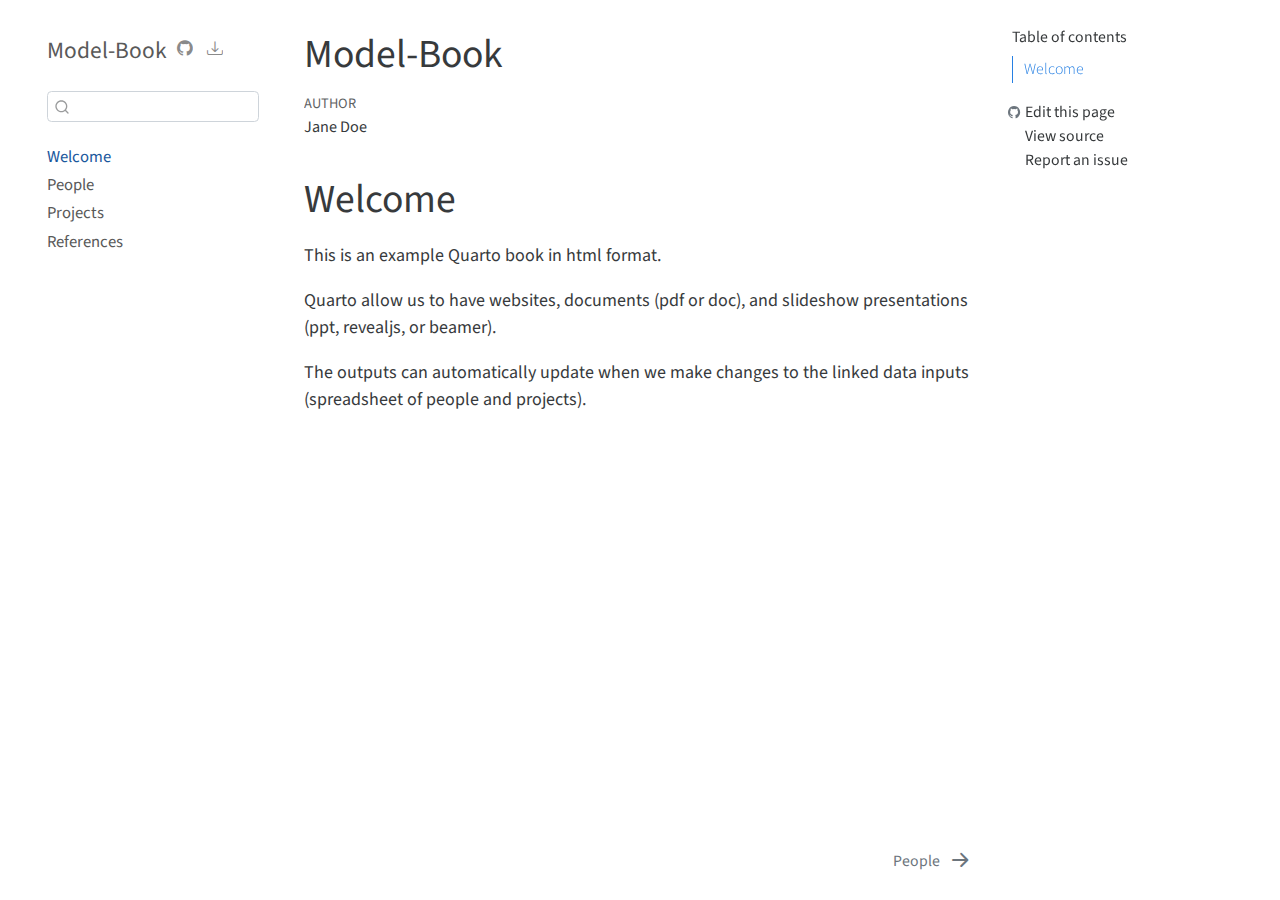
<file: docs/index.html>
<!DOCTYPE html>
<html xmlns="http://www.w3.org/1999/xhtml" lang="en" xml:lang="en"><head>

<meta charset="utf-8">
<meta name="generator" content="quarto-1.1.251">

<meta name="viewport" content="width=device-width, initial-scale=1.0, user-scalable=yes">

<meta name="author" content="Jane Doe">

<title>Model-Book</title>
<style>
code{white-space: pre-wrap;}
span.smallcaps{font-variant: small-caps;}
div.columns{display: flex; gap: min(4vw, 1.5em);}
div.column{flex: auto; overflow-x: auto;}
div.hanging-indent{margin-left: 1.5em; text-indent: -1.5em;}
ul.task-list{list-style: none;}
ul.task-list li input[type="checkbox"] {
  width: 0.8em;
  margin: 0 0.8em 0.2em -1.6em;
  vertical-align: middle;
}
</style>


<script src="site_libs/quarto-nav/quarto-nav.js"></script>
<script src="site_libs/quarto-nav/headroom.min.js"></script>
<script src="site_libs/clipboard/clipboard.min.js"></script>
<script src="site_libs/quarto-search/autocomplete.umd.js"></script>
<script src="site_libs/quarto-search/fuse.min.js"></script>
<script src="site_libs/quarto-search/quarto-search.js"></script>
<meta name="quarto:offset" content="./">
<link href="./people.html" rel="next">
<script src="site_libs/quarto-html/quarto.js"></script>
<script src="site_libs/quarto-html/popper.min.js"></script>
<script src="site_libs/quarto-html/tippy.umd.min.js"></script>
<script src="site_libs/quarto-html/anchor.min.js"></script>
<link href="site_libs/quarto-html/tippy.css" rel="stylesheet">
<link href="site_libs/quarto-html/quarto-syntax-highlighting.css" rel="stylesheet" id="quarto-text-highlighting-styles">
<script src="site_libs/bootstrap/bootstrap.min.js"></script>
<link href="site_libs/bootstrap/bootstrap-icons.css" rel="stylesheet">
<link href="site_libs/bootstrap/bootstrap.min.css" rel="stylesheet" id="quarto-bootstrap" data-mode="light">
<script id="quarto-search-options" type="application/json">{
  "location": "sidebar",
  "copy-button": false,
  "collapse-after": 3,
  "panel-placement": "start",
  "type": "textbox",
  "limit": 20,
  "language": {
    "search-no-results-text": "No results",
    "search-matching-documents-text": "matching documents",
    "search-copy-link-title": "Copy link to search",
    "search-hide-matches-text": "Hide additional matches",
    "search-more-match-text": "more match in this document",
    "search-more-matches-text": "more matches in this document",
    "search-clear-button-title": "Clear",
    "search-detached-cancel-button-title": "Cancel",
    "search-submit-button-title": "Submit"
  }
}</script>


</head>

<body class="nav-sidebar floating">

<div id="quarto-search-results"></div>
  <header id="quarto-header" class="headroom fixed-top">
  <nav class="quarto-secondary-nav" data-bs-toggle="collapse" data-bs-target="#quarto-sidebar" aria-controls="quarto-sidebar" aria-expanded="false" aria-label="Toggle sidebar navigation" onclick="if (window.quartoToggleHeadroom) { window.quartoToggleHeadroom(); }">
    <div class="container-fluid d-flex justify-content-between">
      <h1 class="quarto-secondary-nav-title">Model-Book</h1>
      <button type="button" class="quarto-btn-toggle btn" aria-label="Show secondary navigation">
        <i class="bi bi-chevron-right"></i>
      </button>
    </div>
  </nav>
</header>
<!-- content -->
<div id="quarto-content" class="quarto-container page-columns page-rows-contents page-layout-article">
<!-- sidebar -->
  <nav id="quarto-sidebar" class="sidebar collapse sidebar-navigation floating overflow-auto">
    <div class="pt-lg-2 mt-2 text-left sidebar-header">
    <div class="sidebar-title mb-0 py-0">
      <a href="./">Model-Book</a> 
        <div class="sidebar-tools-main">
    <a href="https://github.com/SEFSC-Caribbean-Strategic-Planning/Model-Book" title="Source Code" class="sidebar-tool px-1"><i class="bi bi-github"></i></a>
    <a href="" title="Download" id="sidebar-tool-dropdown-0" class="sidebar-tool dropdown-toggle px-1" data-bs-toggle="dropdown" aria-expanded="false"><i class="bi bi-download"></i></a>
    <ul class="dropdown-menu" aria-labelledby="sidebar-tool-dropdown-0">
        <li>
          <a class="dropdown-item sidebar-tools-main-item" href="./Model-Book.pdf">
            <i class="bi bi-bi-file-pdf pe-1"></i>
          Download PDF
          </a>
        </li>
        <li>
          <a class="dropdown-item sidebar-tools-main-item" href="./Model-Book.docx">
            <i class="bi bi-bi-file-word pe-1"></i>
          Download Docx
          </a>
        </li>
    </ul>
</div>
    </div>
      </div>
      <div class="mt-2 flex-shrink-0 align-items-center">
        <div class="sidebar-search">
        <div id="quarto-search" class="" title="Search"></div>
        </div>
      </div>
    <div class="sidebar-menu-container"> 
    <ul class="list-unstyled mt-1">
        <li class="sidebar-item">
  <div class="sidebar-item-container"> 
  <a href="./index.html" class="sidebar-item-text sidebar-link active">Welcome</a>
  </div>
</li>
        <li class="sidebar-item">
  <div class="sidebar-item-container"> 
  <a href="./people.html" class="sidebar-item-text sidebar-link">People</a>
  </div>
</li>
        <li class="sidebar-item">
  <div class="sidebar-item-container"> 
  <a href="./projects.html" class="sidebar-item-text sidebar-link">Projects</a>
  </div>
</li>
        <li class="sidebar-item">
  <div class="sidebar-item-container"> 
  <a href="./references.html" class="sidebar-item-text sidebar-link">References</a>
  </div>
</li>
    </ul>
    </div>
</nav>
<!-- margin-sidebar -->
    <div id="quarto-margin-sidebar" class="sidebar margin-sidebar">
        <nav id="TOC" role="doc-toc" class="toc-active">
    <h2 id="toc-title">Table of contents</h2>
   
  <ul>
  <li><a href="#welcome" id="toc-welcome" class="nav-link active" data-scroll-target="#welcome">Welcome</a></li>
  </ul>
<div class="toc-actions"><div><i class="bi bi-github"></i></div><div class="action-links"><p><a href="https://github.com/SEFSC-Caribbean-Strategic-Planning/Model-Book/edit/main/index.qmd" class="toc-action">Edit this page</a></p><p><a href="https://github.com/SEFSC-Caribbean-Strategic-Planning/Model-Book/blob/main/index.qmd" class="toc-action">View source</a></p><p><a href="https://github.com/SEFSC-Caribbean-Strategic-Planning/Model-Book/issues/new" class="toc-action">Report an issue</a></p></div></div></nav>
    </div>
<!-- main -->
<main class="content" id="quarto-document-content">

<header id="title-block-header" class="quarto-title-block default">
<div class="quarto-title">
<h1 class="title d-none d-lg-block">Model-Book</h1>
</div>



<div class="quarto-title-meta">

    <div>
    <div class="quarto-title-meta-heading">Author</div>
    <div class="quarto-title-meta-contents">
             <p>Jane Doe </p>
          </div>
  </div>
    
    
  </div>
  

</header>

<section id="welcome" class="level1 unnumbered">
<h1 class="unnumbered">Welcome</h1>
<p>This is an example Quarto book in html format.</p>
<p>Quarto allow us to have websites, documents (pdf or doc), and slideshow presentations (ppt, revealjs, or beamer).</p>
<p>The outputs can automatically update when we make changes to the linked data inputs (spreadsheet of people and projects).</p>


</section>

</main> <!-- /main -->
<script id="quarto-html-after-body" type="application/javascript">
window.document.addEventListener("DOMContentLoaded", function (event) {
  const toggleBodyColorMode = (bsSheetEl) => {
    const mode = bsSheetEl.getAttribute("data-mode");
    const bodyEl = window.document.querySelector("body");
    if (mode === "dark") {
      bodyEl.classList.add("quarto-dark");
      bodyEl.classList.remove("quarto-light");
    } else {
      bodyEl.classList.add("quarto-light");
      bodyEl.classList.remove("quarto-dark");
    }
  }
  const toggleBodyColorPrimary = () => {
    const bsSheetEl = window.document.querySelector("link#quarto-bootstrap");
    if (bsSheetEl) {
      toggleBodyColorMode(bsSheetEl);
    }
  }
  toggleBodyColorPrimary();  
  const icon = "";
  const anchorJS = new window.AnchorJS();
  anchorJS.options = {
    placement: 'right',
    icon: icon
  };
  anchorJS.add('.anchored');
  const clipboard = new window.ClipboardJS('.code-copy-button', {
    target: function(trigger) {
      return trigger.previousElementSibling;
    }
  });
  clipboard.on('success', function(e) {
    // button target
    const button = e.trigger;
    // don't keep focus
    button.blur();
    // flash "checked"
    button.classList.add('code-copy-button-checked');
    var currentTitle = button.getAttribute("title");
    button.setAttribute("title", "Copied!");
    setTimeout(function() {
      button.setAttribute("title", currentTitle);
      button.classList.remove('code-copy-button-checked');
    }, 1000);
    // clear code selection
    e.clearSelection();
  });
  function tippyHover(el, contentFn) {
    const config = {
      allowHTML: true,
      content: contentFn,
      maxWidth: 500,
      delay: 100,
      arrow: false,
      appendTo: function(el) {
          return el.parentElement;
      },
      interactive: true,
      interactiveBorder: 10,
      theme: 'quarto',
      placement: 'bottom-start'
    };
    window.tippy(el, config); 
  }
  const noterefs = window.document.querySelectorAll('a[role="doc-noteref"]');
  for (var i=0; i<noterefs.length; i++) {
    const ref = noterefs[i];
    tippyHover(ref, function() {
      // use id or data attribute instead here
      let href = ref.getAttribute('data-footnote-href') || ref.getAttribute('href');
      try { href = new URL(href).hash; } catch {}
      const id = href.replace(/^#\/?/, "");
      const note = window.document.getElementById(id);
      return note.innerHTML;
    });
  }
  var bibliorefs = window.document.querySelectorAll('a[role="doc-biblioref"]');
  for (var i=0; i<bibliorefs.length; i++) {
    const ref = bibliorefs[i];
    const cites = ref.parentNode.getAttribute('data-cites').split(' ');
    tippyHover(ref, function() {
      var popup = window.document.createElement('div');
      cites.forEach(function(cite) {
        var citeDiv = window.document.createElement('div');
        citeDiv.classList.add('hanging-indent');
        citeDiv.classList.add('csl-entry');
        var biblioDiv = window.document.getElementById('ref-' + cite);
        if (biblioDiv) {
          citeDiv.innerHTML = biblioDiv.innerHTML;
        }
        popup.appendChild(citeDiv);
      });
      return popup.innerHTML;
    });
  }
});
</script>
<nav class="page-navigation">
  <div class="nav-page nav-page-previous">
  </div>
  <div class="nav-page nav-page-next">
      <a href="./people.html" class="pagination-link">
        <span class="nav-page-text">People</span> <i class="bi bi-arrow-right-short"></i>
      </a>
  </div>
</nav>
</div> <!-- /content -->



</body></html>
</file>
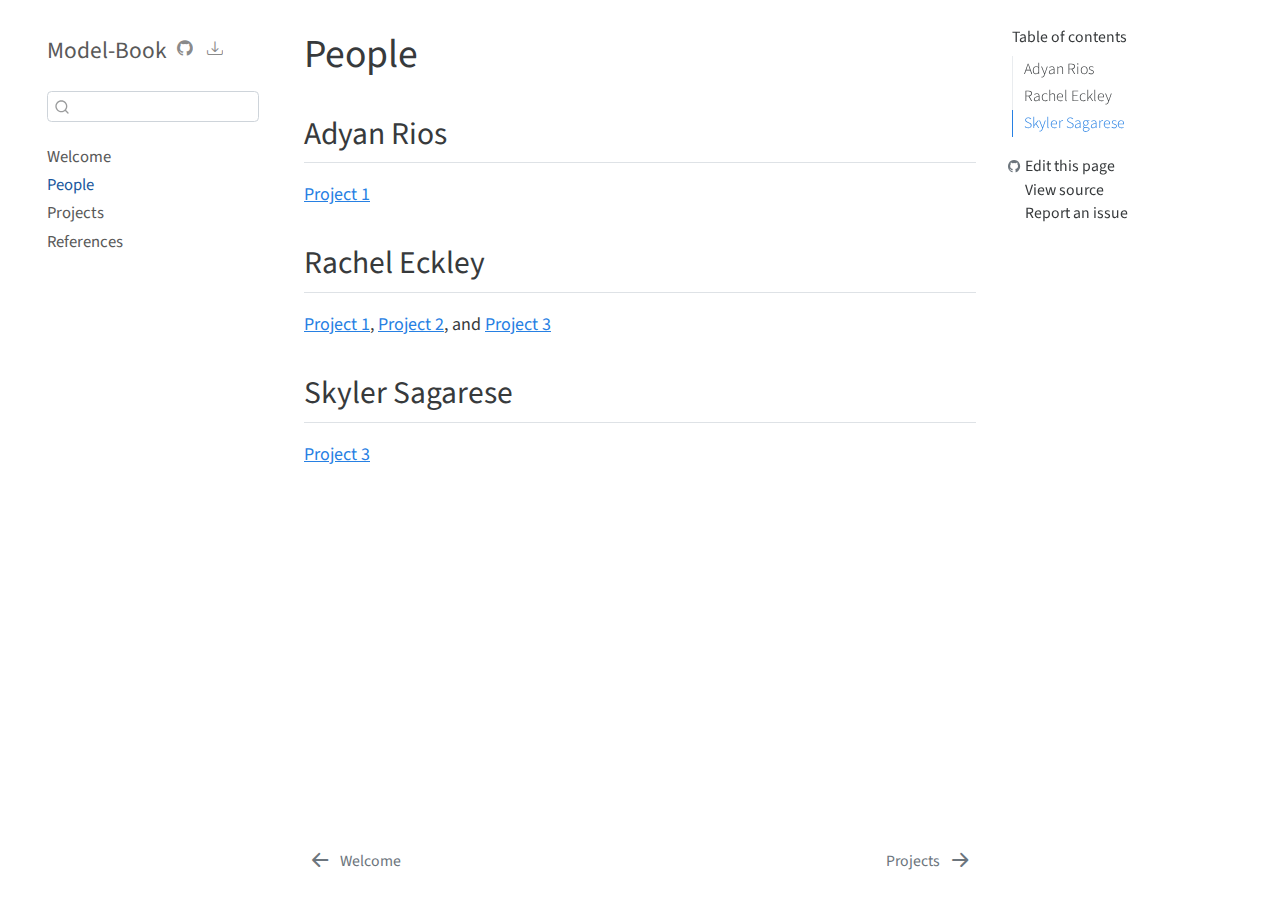
<file: docs/people.html>
<!DOCTYPE html>
<html xmlns="http://www.w3.org/1999/xhtml" lang="en" xml:lang="en"><head>

<meta charset="utf-8">
<meta name="generator" content="quarto-1.1.251">

<meta name="viewport" content="width=device-width, initial-scale=1.0, user-scalable=yes">


<title>Model-Book - People</title>
<style>
code{white-space: pre-wrap;}
span.smallcaps{font-variant: small-caps;}
div.columns{display: flex; gap: min(4vw, 1.5em);}
div.column{flex: auto; overflow-x: auto;}
div.hanging-indent{margin-left: 1.5em; text-indent: -1.5em;}
ul.task-list{list-style: none;}
ul.task-list li input[type="checkbox"] {
  width: 0.8em;
  margin: 0 0.8em 0.2em -1.6em;
  vertical-align: middle;
}
</style>


<script src="site_libs/quarto-nav/quarto-nav.js"></script>
<script src="site_libs/quarto-nav/headroom.min.js"></script>
<script src="site_libs/clipboard/clipboard.min.js"></script>
<script src="site_libs/quarto-search/autocomplete.umd.js"></script>
<script src="site_libs/quarto-search/fuse.min.js"></script>
<script src="site_libs/quarto-search/quarto-search.js"></script>
<meta name="quarto:offset" content="./">
<link href="./projects.html" rel="next">
<link href="./index.html" rel="prev">
<script src="site_libs/quarto-html/quarto.js"></script>
<script src="site_libs/quarto-html/popper.min.js"></script>
<script src="site_libs/quarto-html/tippy.umd.min.js"></script>
<script src="site_libs/quarto-html/anchor.min.js"></script>
<link href="site_libs/quarto-html/tippy.css" rel="stylesheet">
<link href="site_libs/quarto-html/quarto-syntax-highlighting.css" rel="stylesheet" id="quarto-text-highlighting-styles">
<script src="site_libs/bootstrap/bootstrap.min.js"></script>
<link href="site_libs/bootstrap/bootstrap-icons.css" rel="stylesheet">
<link href="site_libs/bootstrap/bootstrap.min.css" rel="stylesheet" id="quarto-bootstrap" data-mode="light">
<script id="quarto-search-options" type="application/json">{
  "location": "sidebar",
  "copy-button": false,
  "collapse-after": 3,
  "panel-placement": "start",
  "type": "textbox",
  "limit": 20,
  "language": {
    "search-no-results-text": "No results",
    "search-matching-documents-text": "matching documents",
    "search-copy-link-title": "Copy link to search",
    "search-hide-matches-text": "Hide additional matches",
    "search-more-match-text": "more match in this document",
    "search-more-matches-text": "more matches in this document",
    "search-clear-button-title": "Clear",
    "search-detached-cancel-button-title": "Cancel",
    "search-submit-button-title": "Submit"
  }
}</script>


</head>

<body class="nav-sidebar floating">

<div id="quarto-search-results"></div>
  <header id="quarto-header" class="headroom fixed-top">
  <nav class="quarto-secondary-nav" data-bs-toggle="collapse" data-bs-target="#quarto-sidebar" aria-controls="quarto-sidebar" aria-expanded="false" aria-label="Toggle sidebar navigation" onclick="if (window.quartoToggleHeadroom) { window.quartoToggleHeadroom(); }">
    <div class="container-fluid d-flex justify-content-between">
      <h1 class="quarto-secondary-nav-title">People</h1>
      <button type="button" class="quarto-btn-toggle btn" aria-label="Show secondary navigation">
        <i class="bi bi-chevron-right"></i>
      </button>
    </div>
  </nav>
</header>
<!-- content -->
<div id="quarto-content" class="quarto-container page-columns page-rows-contents page-layout-article">
<!-- sidebar -->
  <nav id="quarto-sidebar" class="sidebar collapse sidebar-navigation floating overflow-auto">
    <div class="pt-lg-2 mt-2 text-left sidebar-header">
    <div class="sidebar-title mb-0 py-0">
      <a href="./">Model-Book</a> 
        <div class="sidebar-tools-main">
    <a href="https://github.com/SEFSC-Caribbean-Strategic-Planning/Model-Book" title="Source Code" class="sidebar-tool px-1"><i class="bi bi-github"></i></a>
    <a href="" title="Download" id="sidebar-tool-dropdown-0" class="sidebar-tool dropdown-toggle px-1" data-bs-toggle="dropdown" aria-expanded="false"><i class="bi bi-download"></i></a>
    <ul class="dropdown-menu" aria-labelledby="sidebar-tool-dropdown-0">
        <li>
          <a class="dropdown-item sidebar-tools-main-item" href="./Model-Book.pdf">
            <i class="bi bi-bi-file-pdf pe-1"></i>
          Download PDF
          </a>
        </li>
        <li>
          <a class="dropdown-item sidebar-tools-main-item" href="./Model-Book.docx">
            <i class="bi bi-bi-file-word pe-1"></i>
          Download Docx
          </a>
        </li>
    </ul>
</div>
    </div>
      </div>
      <div class="mt-2 flex-shrink-0 align-items-center">
        <div class="sidebar-search">
        <div id="quarto-search" class="" title="Search"></div>
        </div>
      </div>
    <div class="sidebar-menu-container"> 
    <ul class="list-unstyled mt-1">
        <li class="sidebar-item">
  <div class="sidebar-item-container"> 
  <a href="./index.html" class="sidebar-item-text sidebar-link">Welcome</a>
  </div>
</li>
        <li class="sidebar-item">
  <div class="sidebar-item-container"> 
  <a href="./people.html" class="sidebar-item-text sidebar-link active">People</a>
  </div>
</li>
        <li class="sidebar-item">
  <div class="sidebar-item-container"> 
  <a href="./projects.html" class="sidebar-item-text sidebar-link">Projects</a>
  </div>
</li>
        <li class="sidebar-item">
  <div class="sidebar-item-container"> 
  <a href="./references.html" class="sidebar-item-text sidebar-link">References</a>
  </div>
</li>
    </ul>
    </div>
</nav>
<!-- margin-sidebar -->
    <div id="quarto-margin-sidebar" class="sidebar margin-sidebar">
        <nav id="TOC" role="doc-toc" class="toc-active">
    <h2 id="toc-title">Table of contents</h2>
   
  <ul>
  <li><a href="#sec-arios" id="toc-sec-arios" class="nav-link active" data-scroll-target="#sec-arios">Adyan Rios</a></li>
  <li><a href="#sec-reckley" id="toc-sec-reckley" class="nav-link" data-scroll-target="#sec-reckley">Rachel Eckley</a></li>
  <li><a href="#sec-ssagarese" id="toc-sec-ssagarese" class="nav-link" data-scroll-target="#sec-ssagarese">Skyler Sagarese</a></li>
  </ul>
<div class="toc-actions"><div><i class="bi bi-github"></i></div><div class="action-links"><p><a href="https://github.com/SEFSC-Caribbean-Strategic-Planning/Model-Book/edit/main/people.qmd" class="toc-action">Edit this page</a></p><p><a href="https://github.com/SEFSC-Caribbean-Strategic-Planning/Model-Book/blob/main/people.qmd" class="toc-action">View source</a></p><p><a href="https://github.com/SEFSC-Caribbean-Strategic-Planning/Model-Book/issues/new" class="toc-action">Report an issue</a></p></div></div></nav>
    </div>
<!-- main -->
<main class="content" id="quarto-document-content">

<header id="title-block-header" class="quarto-title-block default">
<div class="quarto-title">
<h1 class="title d-none d-lg-block">People</h1>
</div>



<div class="quarto-title-meta">

    
    
  </div>
  

</header>

<section id="sec-arios" class="level2">
<h2 class="anchored" data-anchor-id="sec-arios">Adyan Rios</h2>
<p><a href="./projects.html#sec-pro1">Project 1</a></p>
</section>
<section id="sec-reckley" class="level2">
<h2 class="anchored" data-anchor-id="sec-reckley">Rachel Eckley</h2>
<p><a href="./projects.html#sec-pro1">Project 1</a>, <a href="./projects.html#sec-pro2">Project 2</a>, and <a href="./projects.html#sec-pro3">Project 3</a></p>
</section>
<section id="sec-ssagarese" class="level2">
<h2 class="anchored" data-anchor-id="sec-ssagarese">Skyler Sagarese</h2>
<p><a href="./projects.html#sec-pro3">Project 3</a></p>


</section>

</main> <!-- /main -->
<script id="quarto-html-after-body" type="application/javascript">
window.document.addEventListener("DOMContentLoaded", function (event) {
  const toggleBodyColorMode = (bsSheetEl) => {
    const mode = bsSheetEl.getAttribute("data-mode");
    const bodyEl = window.document.querySelector("body");
    if (mode === "dark") {
      bodyEl.classList.add("quarto-dark");
      bodyEl.classList.remove("quarto-light");
    } else {
      bodyEl.classList.add("quarto-light");
      bodyEl.classList.remove("quarto-dark");
    }
  }
  const toggleBodyColorPrimary = () => {
    const bsSheetEl = window.document.querySelector("link#quarto-bootstrap");
    if (bsSheetEl) {
      toggleBodyColorMode(bsSheetEl);
    }
  }
  toggleBodyColorPrimary();  
  const icon = "";
  const anchorJS = new window.AnchorJS();
  anchorJS.options = {
    placement: 'right',
    icon: icon
  };
  anchorJS.add('.anchored');
  const clipboard = new window.ClipboardJS('.code-copy-button', {
    target: function(trigger) {
      return trigger.previousElementSibling;
    }
  });
  clipboard.on('success', function(e) {
    // button target
    const button = e.trigger;
    // don't keep focus
    button.blur();
    // flash "checked"
    button.classList.add('code-copy-button-checked');
    var currentTitle = button.getAttribute("title");
    button.setAttribute("title", "Copied!");
    setTimeout(function() {
      button.setAttribute("title", currentTitle);
      button.classList.remove('code-copy-button-checked');
    }, 1000);
    // clear code selection
    e.clearSelection();
  });
  function tippyHover(el, contentFn) {
    const config = {
      allowHTML: true,
      content: contentFn,
      maxWidth: 500,
      delay: 100,
      arrow: false,
      appendTo: function(el) {
          return el.parentElement;
      },
      interactive: true,
      interactiveBorder: 10,
      theme: 'quarto',
      placement: 'bottom-start'
    };
    window.tippy(el, config); 
  }
  const noterefs = window.document.querySelectorAll('a[role="doc-noteref"]');
  for (var i=0; i<noterefs.length; i++) {
    const ref = noterefs[i];
    tippyHover(ref, function() {
      // use id or data attribute instead here
      let href = ref.getAttribute('data-footnote-href') || ref.getAttribute('href');
      try { href = new URL(href).hash; } catch {}
      const id = href.replace(/^#\/?/, "");
      const note = window.document.getElementById(id);
      return note.innerHTML;
    });
  }
  var bibliorefs = window.document.querySelectorAll('a[role="doc-biblioref"]');
  for (var i=0; i<bibliorefs.length; i++) {
    const ref = bibliorefs[i];
    const cites = ref.parentNode.getAttribute('data-cites').split(' ');
    tippyHover(ref, function() {
      var popup = window.document.createElement('div');
      cites.forEach(function(cite) {
        var citeDiv = window.document.createElement('div');
        citeDiv.classList.add('hanging-indent');
        citeDiv.classList.add('csl-entry');
        var biblioDiv = window.document.getElementById('ref-' + cite);
        if (biblioDiv) {
          citeDiv.innerHTML = biblioDiv.innerHTML;
        }
        popup.appendChild(citeDiv);
      });
      return popup.innerHTML;
    });
  }
});
</script>
<nav class="page-navigation">
  <div class="nav-page nav-page-previous">
      <a href="./index.html" class="pagination-link">
        <i class="bi bi-arrow-left-short"></i> <span class="nav-page-text">Welcome</span>
      </a>          
  </div>
  <div class="nav-page nav-page-next">
      <a href="./projects.html" class="pagination-link">
        <span class="nav-page-text">Projects</span> <i class="bi bi-arrow-right-short"></i>
      </a>
  </div>
</nav>
</div> <!-- /content -->



</body></html>
</file>
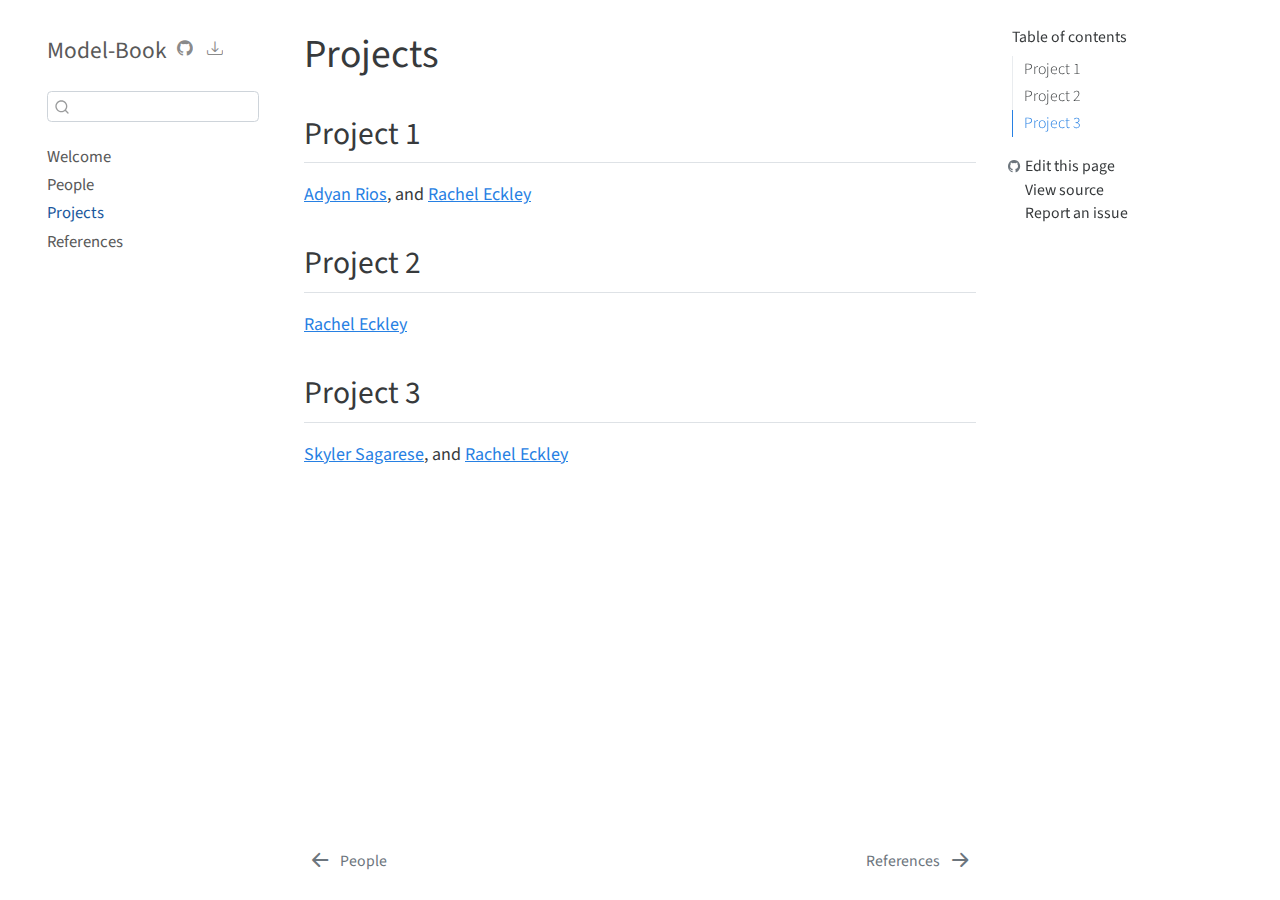
<file: docs/projects.html>
<!DOCTYPE html>
<html xmlns="http://www.w3.org/1999/xhtml" lang="en" xml:lang="en"><head>

<meta charset="utf-8">
<meta name="generator" content="quarto-1.1.251">

<meta name="viewport" content="width=device-width, initial-scale=1.0, user-scalable=yes">


<title>Model-Book - Projects</title>
<style>
code{white-space: pre-wrap;}
span.smallcaps{font-variant: small-caps;}
div.columns{display: flex; gap: min(4vw, 1.5em);}
div.column{flex: auto; overflow-x: auto;}
div.hanging-indent{margin-left: 1.5em; text-indent: -1.5em;}
ul.task-list{list-style: none;}
ul.task-list li input[type="checkbox"] {
  width: 0.8em;
  margin: 0 0.8em 0.2em -1.6em;
  vertical-align: middle;
}
</style>


<script src="site_libs/quarto-nav/quarto-nav.js"></script>
<script src="site_libs/quarto-nav/headroom.min.js"></script>
<script src="site_libs/clipboard/clipboard.min.js"></script>
<script src="site_libs/quarto-search/autocomplete.umd.js"></script>
<script src="site_libs/quarto-search/fuse.min.js"></script>
<script src="site_libs/quarto-search/quarto-search.js"></script>
<meta name="quarto:offset" content="./">
<link href="./references.html" rel="next">
<link href="./people.html" rel="prev">
<script src="site_libs/quarto-html/quarto.js"></script>
<script src="site_libs/quarto-html/popper.min.js"></script>
<script src="site_libs/quarto-html/tippy.umd.min.js"></script>
<script src="site_libs/quarto-html/anchor.min.js"></script>
<link href="site_libs/quarto-html/tippy.css" rel="stylesheet">
<link href="site_libs/quarto-html/quarto-syntax-highlighting.css" rel="stylesheet" id="quarto-text-highlighting-styles">
<script src="site_libs/bootstrap/bootstrap.min.js"></script>
<link href="site_libs/bootstrap/bootstrap-icons.css" rel="stylesheet">
<link href="site_libs/bootstrap/bootstrap.min.css" rel="stylesheet" id="quarto-bootstrap" data-mode="light">
<script id="quarto-search-options" type="application/json">{
  "location": "sidebar",
  "copy-button": false,
  "collapse-after": 3,
  "panel-placement": "start",
  "type": "textbox",
  "limit": 20,
  "language": {
    "search-no-results-text": "No results",
    "search-matching-documents-text": "matching documents",
    "search-copy-link-title": "Copy link to search",
    "search-hide-matches-text": "Hide additional matches",
    "search-more-match-text": "more match in this document",
    "search-more-matches-text": "more matches in this document",
    "search-clear-button-title": "Clear",
    "search-detached-cancel-button-title": "Cancel",
    "search-submit-button-title": "Submit"
  }
}</script>


</head>

<body class="nav-sidebar floating">

<div id="quarto-search-results"></div>
  <header id="quarto-header" class="headroom fixed-top">
  <nav class="quarto-secondary-nav" data-bs-toggle="collapse" data-bs-target="#quarto-sidebar" aria-controls="quarto-sidebar" aria-expanded="false" aria-label="Toggle sidebar navigation" onclick="if (window.quartoToggleHeadroom) { window.quartoToggleHeadroom(); }">
    <div class="container-fluid d-flex justify-content-between">
      <h1 class="quarto-secondary-nav-title">Projects</h1>
      <button type="button" class="quarto-btn-toggle btn" aria-label="Show secondary navigation">
        <i class="bi bi-chevron-right"></i>
      </button>
    </div>
  </nav>
</header>
<!-- content -->
<div id="quarto-content" class="quarto-container page-columns page-rows-contents page-layout-article">
<!-- sidebar -->
  <nav id="quarto-sidebar" class="sidebar collapse sidebar-navigation floating overflow-auto">
    <div class="pt-lg-2 mt-2 text-left sidebar-header">
    <div class="sidebar-title mb-0 py-0">
      <a href="./">Model-Book</a> 
        <div class="sidebar-tools-main">
    <a href="https://github.com/SEFSC-Caribbean-Strategic-Planning/Model-Book" title="Source Code" class="sidebar-tool px-1"><i class="bi bi-github"></i></a>
    <a href="" title="Download" id="sidebar-tool-dropdown-0" class="sidebar-tool dropdown-toggle px-1" data-bs-toggle="dropdown" aria-expanded="false"><i class="bi bi-download"></i></a>
    <ul class="dropdown-menu" aria-labelledby="sidebar-tool-dropdown-0">
        <li>
          <a class="dropdown-item sidebar-tools-main-item" href="./Model-Book.pdf">
            <i class="bi bi-bi-file-pdf pe-1"></i>
          Download PDF
          </a>
        </li>
        <li>
          <a class="dropdown-item sidebar-tools-main-item" href="./Model-Book.docx">
            <i class="bi bi-bi-file-word pe-1"></i>
          Download Docx
          </a>
        </li>
    </ul>
</div>
    </div>
      </div>
      <div class="mt-2 flex-shrink-0 align-items-center">
        <div class="sidebar-search">
        <div id="quarto-search" class="" title="Search"></div>
        </div>
      </div>
    <div class="sidebar-menu-container"> 
    <ul class="list-unstyled mt-1">
        <li class="sidebar-item">
  <div class="sidebar-item-container"> 
  <a href="./index.html" class="sidebar-item-text sidebar-link">Welcome</a>
  </div>
</li>
        <li class="sidebar-item">
  <div class="sidebar-item-container"> 
  <a href="./people.html" class="sidebar-item-text sidebar-link">People</a>
  </div>
</li>
        <li class="sidebar-item">
  <div class="sidebar-item-container"> 
  <a href="./projects.html" class="sidebar-item-text sidebar-link active">Projects</a>
  </div>
</li>
        <li class="sidebar-item">
  <div class="sidebar-item-container"> 
  <a href="./references.html" class="sidebar-item-text sidebar-link">References</a>
  </div>
</li>
    </ul>
    </div>
</nav>
<!-- margin-sidebar -->
    <div id="quarto-margin-sidebar" class="sidebar margin-sidebar">
        <nav id="TOC" role="doc-toc" class="toc-active">
    <h2 id="toc-title">Table of contents</h2>
   
  <ul>
  <li><a href="#sec-pro1" id="toc-sec-pro1" class="nav-link active" data-scroll-target="#sec-pro1">Project 1</a></li>
  <li><a href="#sec-pro2" id="toc-sec-pro2" class="nav-link" data-scroll-target="#sec-pro2">Project 2</a></li>
  <li><a href="#sec-pro3" id="toc-sec-pro3" class="nav-link" data-scroll-target="#sec-pro3">Project 3</a></li>
  </ul>
<div class="toc-actions"><div><i class="bi bi-github"></i></div><div class="action-links"><p><a href="https://github.com/SEFSC-Caribbean-Strategic-Planning/Model-Book/edit/main/projects.qmd" class="toc-action">Edit this page</a></p><p><a href="https://github.com/SEFSC-Caribbean-Strategic-Planning/Model-Book/blob/main/projects.qmd" class="toc-action">View source</a></p><p><a href="https://github.com/SEFSC-Caribbean-Strategic-Planning/Model-Book/issues/new" class="toc-action">Report an issue</a></p></div></div></nav>
    </div>
<!-- main -->
<main class="content" id="quarto-document-content">

<header id="title-block-header" class="quarto-title-block default">
<div class="quarto-title">
<h1 class="title d-none d-lg-block">Projects</h1>
</div>



<div class="quarto-title-meta">

    
    
  </div>
  

</header>

<section id="sec-pro1" class="level2">
<h2 class="anchored" data-anchor-id="sec-pro1">Project 1</h2>
<p><a href="./people.html#sec-arios">Adyan Rios</a>, and <a href="./people.html#sec-reckley">Rachel Eckley</a></p>
</section>
<section id="sec-pro2" class="level2">
<h2 class="anchored" data-anchor-id="sec-pro2">Project 2</h2>
<p><a href="./people.html#sec-reckley">Rachel Eckley</a></p>
</section>
<section id="sec-pro3" class="level2">
<h2 class="anchored" data-anchor-id="sec-pro3">Project 3</h2>
<p><a href="./people.html#sec-ssagarese">Skyler Sagarese</a>, and <a href="./people.html#sec-reckley">Rachel Eckley</a></p>


</section>

</main> <!-- /main -->
<script id="quarto-html-after-body" type="application/javascript">
window.document.addEventListener("DOMContentLoaded", function (event) {
  const toggleBodyColorMode = (bsSheetEl) => {
    const mode = bsSheetEl.getAttribute("data-mode");
    const bodyEl = window.document.querySelector("body");
    if (mode === "dark") {
      bodyEl.classList.add("quarto-dark");
      bodyEl.classList.remove("quarto-light");
    } else {
      bodyEl.classList.add("quarto-light");
      bodyEl.classList.remove("quarto-dark");
    }
  }
  const toggleBodyColorPrimary = () => {
    const bsSheetEl = window.document.querySelector("link#quarto-bootstrap");
    if (bsSheetEl) {
      toggleBodyColorMode(bsSheetEl);
    }
  }
  toggleBodyColorPrimary();  
  const icon = "";
  const anchorJS = new window.AnchorJS();
  anchorJS.options = {
    placement: 'right',
    icon: icon
  };
  anchorJS.add('.anchored');
  const clipboard = new window.ClipboardJS('.code-copy-button', {
    target: function(trigger) {
      return trigger.previousElementSibling;
    }
  });
  clipboard.on('success', function(e) {
    // button target
    const button = e.trigger;
    // don't keep focus
    button.blur();
    // flash "checked"
    button.classList.add('code-copy-button-checked');
    var currentTitle = button.getAttribute("title");
    button.setAttribute("title", "Copied!");
    setTimeout(function() {
      button.setAttribute("title", currentTitle);
      button.classList.remove('code-copy-button-checked');
    }, 1000);
    // clear code selection
    e.clearSelection();
  });
  function tippyHover(el, contentFn) {
    const config = {
      allowHTML: true,
      content: contentFn,
      maxWidth: 500,
      delay: 100,
      arrow: false,
      appendTo: function(el) {
          return el.parentElement;
      },
      interactive: true,
      interactiveBorder: 10,
      theme: 'quarto',
      placement: 'bottom-start'
    };
    window.tippy(el, config); 
  }
  const noterefs = window.document.querySelectorAll('a[role="doc-noteref"]');
  for (var i=0; i<noterefs.length; i++) {
    const ref = noterefs[i];
    tippyHover(ref, function() {
      // use id or data attribute instead here
      let href = ref.getAttribute('data-footnote-href') || ref.getAttribute('href');
      try { href = new URL(href).hash; } catch {}
      const id = href.replace(/^#\/?/, "");
      const note = window.document.getElementById(id);
      return note.innerHTML;
    });
  }
  var bibliorefs = window.document.querySelectorAll('a[role="doc-biblioref"]');
  for (var i=0; i<bibliorefs.length; i++) {
    const ref = bibliorefs[i];
    const cites = ref.parentNode.getAttribute('data-cites').split(' ');
    tippyHover(ref, function() {
      var popup = window.document.createElement('div');
      cites.forEach(function(cite) {
        var citeDiv = window.document.createElement('div');
        citeDiv.classList.add('hanging-indent');
        citeDiv.classList.add('csl-entry');
        var biblioDiv = window.document.getElementById('ref-' + cite);
        if (biblioDiv) {
          citeDiv.innerHTML = biblioDiv.innerHTML;
        }
        popup.appendChild(citeDiv);
      });
      return popup.innerHTML;
    });
  }
});
</script>
<nav class="page-navigation">
  <div class="nav-page nav-page-previous">
      <a href="./people.html" class="pagination-link">
        <i class="bi bi-arrow-left-short"></i> <span class="nav-page-text">People</span>
      </a>          
  </div>
  <div class="nav-page nav-page-next">
      <a href="./references.html" class="pagination-link">
        <span class="nav-page-text">References</span> <i class="bi bi-arrow-right-short"></i>
      </a>
  </div>
</nav>
</div> <!-- /content -->



</body></html>
</file>
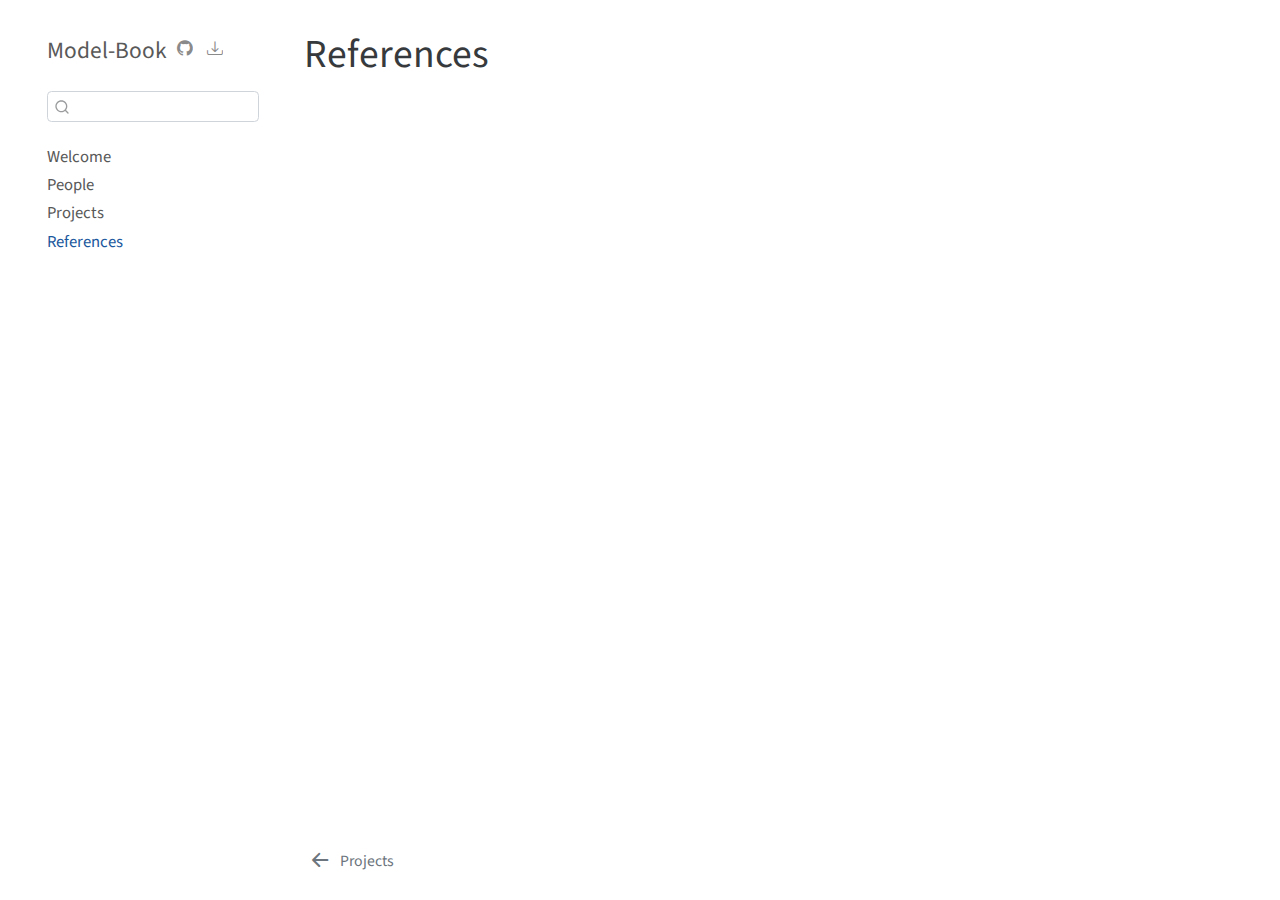
<file: docs/references.html>
<!DOCTYPE html>
<html xmlns="http://www.w3.org/1999/xhtml" lang="en" xml:lang="en"><head>

<meta charset="utf-8">
<meta name="generator" content="quarto-1.1.251">

<meta name="viewport" content="width=device-width, initial-scale=1.0, user-scalable=yes">


<title>Model-Book - References</title>
<style>
code{white-space: pre-wrap;}
span.smallcaps{font-variant: small-caps;}
div.columns{display: flex; gap: min(4vw, 1.5em);}
div.column{flex: auto; overflow-x: auto;}
div.hanging-indent{margin-left: 1.5em; text-indent: -1.5em;}
ul.task-list{list-style: none;}
ul.task-list li input[type="checkbox"] {
  width: 0.8em;
  margin: 0 0.8em 0.2em -1.6em;
  vertical-align: middle;
}
div.csl-bib-body { }
div.csl-entry {
  clear: both;
}
.hanging div.csl-entry {
  margin-left:2em;
  text-indent:-2em;
}
div.csl-left-margin {
  min-width:2em;
  float:left;
}
div.csl-right-inline {
  margin-left:2em;
  padding-left:1em;
}
div.csl-indent {
  margin-left: 2em;
}
</style>


<script src="site_libs/quarto-nav/quarto-nav.js"></script>
<script src="site_libs/quarto-nav/headroom.min.js"></script>
<script src="site_libs/clipboard/clipboard.min.js"></script>
<script src="site_libs/quarto-search/autocomplete.umd.js"></script>
<script src="site_libs/quarto-search/fuse.min.js"></script>
<script src="site_libs/quarto-search/quarto-search.js"></script>
<meta name="quarto:offset" content="./">
<link href="./projects.html" rel="prev">
<script src="site_libs/quarto-html/quarto.js"></script>
<script src="site_libs/quarto-html/popper.min.js"></script>
<script src="site_libs/quarto-html/tippy.umd.min.js"></script>
<script src="site_libs/quarto-html/anchor.min.js"></script>
<link href="site_libs/quarto-html/tippy.css" rel="stylesheet">
<link href="site_libs/quarto-html/quarto-syntax-highlighting.css" rel="stylesheet" id="quarto-text-highlighting-styles">
<script src="site_libs/bootstrap/bootstrap.min.js"></script>
<link href="site_libs/bootstrap/bootstrap-icons.css" rel="stylesheet">
<link href="site_libs/bootstrap/bootstrap.min.css" rel="stylesheet" id="quarto-bootstrap" data-mode="light">
<script id="quarto-search-options" type="application/json">{
  "location": "sidebar",
  "copy-button": false,
  "collapse-after": 3,
  "panel-placement": "start",
  "type": "textbox",
  "limit": 20,
  "language": {
    "search-no-results-text": "No results",
    "search-matching-documents-text": "matching documents",
    "search-copy-link-title": "Copy link to search",
    "search-hide-matches-text": "Hide additional matches",
    "search-more-match-text": "more match in this document",
    "search-more-matches-text": "more matches in this document",
    "search-clear-button-title": "Clear",
    "search-detached-cancel-button-title": "Cancel",
    "search-submit-button-title": "Submit"
  }
}</script>


</head>

<body class="nav-sidebar floating">

<div id="quarto-search-results"></div>
  <header id="quarto-header" class="headroom fixed-top">
  <nav class="quarto-secondary-nav" data-bs-toggle="collapse" data-bs-target="#quarto-sidebar" aria-controls="quarto-sidebar" aria-expanded="false" aria-label="Toggle sidebar navigation" onclick="if (window.quartoToggleHeadroom) { window.quartoToggleHeadroom(); }">
    <div class="container-fluid d-flex justify-content-between">
      <h1 class="quarto-secondary-nav-title">References</h1>
      <button type="button" class="quarto-btn-toggle btn" aria-label="Show secondary navigation">
        <i class="bi bi-chevron-right"></i>
      </button>
    </div>
  </nav>
</header>
<!-- content -->
<div id="quarto-content" class="quarto-container page-columns page-rows-contents page-layout-article">
<!-- sidebar -->
  <nav id="quarto-sidebar" class="sidebar collapse sidebar-navigation floating overflow-auto">
    <div class="pt-lg-2 mt-2 text-left sidebar-header">
    <div class="sidebar-title mb-0 py-0">
      <a href="./">Model-Book</a> 
        <div class="sidebar-tools-main">
    <a href="https://github.com/SEFSC-Caribbean-Strategic-Planning/Model-Book" title="Source Code" class="sidebar-tool px-1"><i class="bi bi-github"></i></a>
    <a href="" title="Download" id="sidebar-tool-dropdown-0" class="sidebar-tool dropdown-toggle px-1" data-bs-toggle="dropdown" aria-expanded="false"><i class="bi bi-download"></i></a>
    <ul class="dropdown-menu" aria-labelledby="sidebar-tool-dropdown-0">
        <li>
          <a class="dropdown-item sidebar-tools-main-item" href="./Model-Book.pdf">
            <i class="bi bi-bi-file-pdf pe-1"></i>
          Download PDF
          </a>
        </li>
        <li>
          <a class="dropdown-item sidebar-tools-main-item" href="./Model-Book.docx">
            <i class="bi bi-bi-file-word pe-1"></i>
          Download Docx
          </a>
        </li>
    </ul>
</div>
    </div>
      </div>
      <div class="mt-2 flex-shrink-0 align-items-center">
        <div class="sidebar-search">
        <div id="quarto-search" class="" title="Search"></div>
        </div>
      </div>
    <div class="sidebar-menu-container"> 
    <ul class="list-unstyled mt-1">
        <li class="sidebar-item">
  <div class="sidebar-item-container"> 
  <a href="./index.html" class="sidebar-item-text sidebar-link">Welcome</a>
  </div>
</li>
        <li class="sidebar-item">
  <div class="sidebar-item-container"> 
  <a href="./people.html" class="sidebar-item-text sidebar-link">People</a>
  </div>
</li>
        <li class="sidebar-item">
  <div class="sidebar-item-container"> 
  <a href="./projects.html" class="sidebar-item-text sidebar-link">Projects</a>
  </div>
</li>
        <li class="sidebar-item">
  <div class="sidebar-item-container"> 
  <a href="./references.html" class="sidebar-item-text sidebar-link active">References</a>
  </div>
</li>
    </ul>
    </div>
</nav>
<!-- margin-sidebar -->
    <div id="quarto-margin-sidebar" class="sidebar margin-sidebar">
        
    </div>
<!-- main -->
<main class="content" id="quarto-document-content">

<header id="title-block-header" class="quarto-title-block default">
<div class="quarto-title">
<h1 class="title d-none d-lg-block">References</h1>
</div>



<div class="quarto-title-meta">

    
    
  </div>
  

</header>

<div id="refs" role="doc-bibliography" style="display: none">

</div>



</main> <!-- /main -->
<script id="quarto-html-after-body" type="application/javascript">
window.document.addEventListener("DOMContentLoaded", function (event) {
  const toggleBodyColorMode = (bsSheetEl) => {
    const mode = bsSheetEl.getAttribute("data-mode");
    const bodyEl = window.document.querySelector("body");
    if (mode === "dark") {
      bodyEl.classList.add("quarto-dark");
      bodyEl.classList.remove("quarto-light");
    } else {
      bodyEl.classList.add("quarto-light");
      bodyEl.classList.remove("quarto-dark");
    }
  }
  const toggleBodyColorPrimary = () => {
    const bsSheetEl = window.document.querySelector("link#quarto-bootstrap");
    if (bsSheetEl) {
      toggleBodyColorMode(bsSheetEl);
    }
  }
  toggleBodyColorPrimary();  
  const icon = "";
  const anchorJS = new window.AnchorJS();
  anchorJS.options = {
    placement: 'right',
    icon: icon
  };
  anchorJS.add('.anchored');
  const clipboard = new window.ClipboardJS('.code-copy-button', {
    target: function(trigger) {
      return trigger.previousElementSibling;
    }
  });
  clipboard.on('success', function(e) {
    // button target
    const button = e.trigger;
    // don't keep focus
    button.blur();
    // flash "checked"
    button.classList.add('code-copy-button-checked');
    var currentTitle = button.getAttribute("title");
    button.setAttribute("title", "Copied!");
    setTimeout(function() {
      button.setAttribute("title", currentTitle);
      button.classList.remove('code-copy-button-checked');
    }, 1000);
    // clear code selection
    e.clearSelection();
  });
  function tippyHover(el, contentFn) {
    const config = {
      allowHTML: true,
      content: contentFn,
      maxWidth: 500,
      delay: 100,
      arrow: false,
      appendTo: function(el) {
          return el.parentElement;
      },
      interactive: true,
      interactiveBorder: 10,
      theme: 'quarto',
      placement: 'bottom-start'
    };
    window.tippy(el, config); 
  }
  const noterefs = window.document.querySelectorAll('a[role="doc-noteref"]');
  for (var i=0; i<noterefs.length; i++) {
    const ref = noterefs[i];
    tippyHover(ref, function() {
      // use id or data attribute instead here
      let href = ref.getAttribute('data-footnote-href') || ref.getAttribute('href');
      try { href = new URL(href).hash; } catch {}
      const id = href.replace(/^#\/?/, "");
      const note = window.document.getElementById(id);
      return note.innerHTML;
    });
  }
  var bibliorefs = window.document.querySelectorAll('a[role="doc-biblioref"]');
  for (var i=0; i<bibliorefs.length; i++) {
    const ref = bibliorefs[i];
    const cites = ref.parentNode.getAttribute('data-cites').split(' ');
    tippyHover(ref, function() {
      var popup = window.document.createElement('div');
      cites.forEach(function(cite) {
        var citeDiv = window.document.createElement('div');
        citeDiv.classList.add('hanging-indent');
        citeDiv.classList.add('csl-entry');
        var biblioDiv = window.document.getElementById('ref-' + cite);
        if (biblioDiv) {
          citeDiv.innerHTML = biblioDiv.innerHTML;
        }
        popup.appendChild(citeDiv);
      });
      return popup.innerHTML;
    });
  }
});
</script>
<nav class="page-navigation">
  <div class="nav-page nav-page-previous">
      <a href="./projects.html" class="pagination-link">
        <i class="bi bi-arrow-left-short"></i> <span class="nav-page-text">Projects</span>
      </a>          
  </div>
  <div class="nav-page nav-page-next">
  </div>
</nav>
</div> <!-- /content -->



</body></html>
</file>
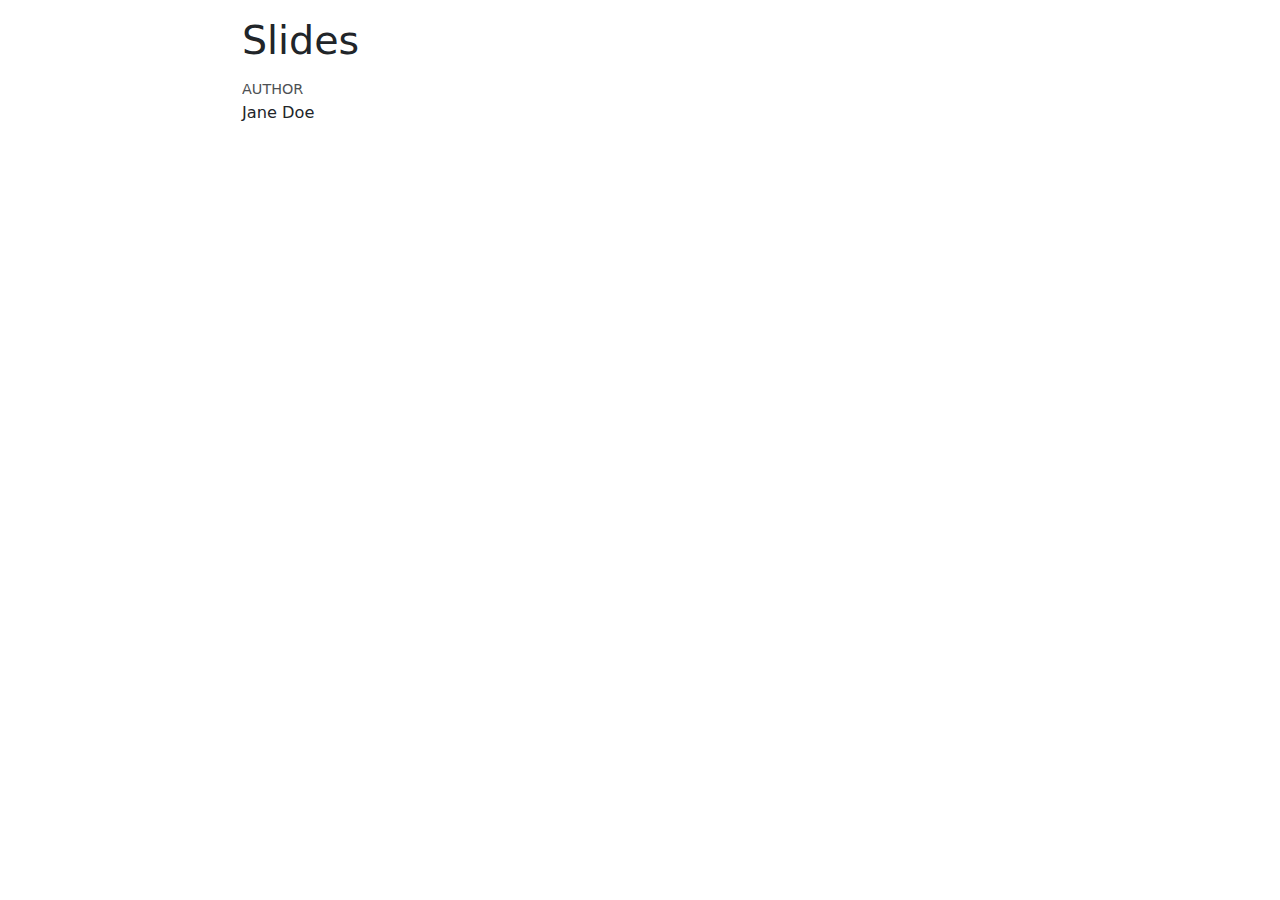
<file: Presentation/slides.html>
<!DOCTYPE html>
<html xmlns="http://www.w3.org/1999/xhtml" lang="en" xml:lang="en"><head>

<meta charset="utf-8">
<meta name="generator" content="quarto-1.1.251">

<meta name="viewport" content="width=device-width, initial-scale=1.0, user-scalable=yes">

<meta name="author" content="Jane Doe">

<title>Slides</title>
<style>
code{white-space: pre-wrap;}
span.smallcaps{font-variant: small-caps;}
div.columns{display: flex; gap: min(4vw, 1.5em);}
div.column{flex: auto; overflow-x: auto;}
div.hanging-indent{margin-left: 1.5em; text-indent: -1.5em;}
ul.task-list{list-style: none;}
ul.task-list li input[type="checkbox"] {
  width: 0.8em;
  margin: 0 0.8em 0.2em -1.6em;
  vertical-align: middle;
}
</style>


<script src="slides_files/libs/clipboard/clipboard.min.js"></script>
<script src="slides_files/libs/quarto-html/quarto.js"></script>
<script src="slides_files/libs/quarto-html/popper.min.js"></script>
<script src="slides_files/libs/quarto-html/tippy.umd.min.js"></script>
<script src="slides_files/libs/quarto-html/anchor.min.js"></script>
<link href="slides_files/libs/quarto-html/tippy.css" rel="stylesheet">
<link href="slides_files/libs/quarto-html/quarto-syntax-highlighting.css" rel="stylesheet" id="quarto-text-highlighting-styles">
<script src="slides_files/libs/bootstrap/bootstrap.min.js"></script>
<link href="slides_files/libs/bootstrap/bootstrap-icons.css" rel="stylesheet">
<link href="slides_files/libs/bootstrap/bootstrap.min.css" rel="stylesheet" id="quarto-bootstrap" data-mode="light">


</head>

<body class="fullcontent">

<div id="quarto-content" class="page-columns page-rows-contents page-layout-article">

<main class="content" id="quarto-document-content">

<header id="title-block-header" class="quarto-title-block default">
<div class="quarto-title">
<h1 class="title">Slides</h1>
</div>



<div class="quarto-title-meta">

    <div>
    <div class="quarto-title-meta-heading">Author</div>
    <div class="quarto-title-meta-contents">
             <p>Jane Doe </p>
          </div>
  </div>
    
    
  </div>
  

</header>



</main>
<!-- /main column -->
<script id="quarto-html-after-body" type="application/javascript">
window.document.addEventListener("DOMContentLoaded", function (event) {
  const toggleBodyColorMode = (bsSheetEl) => {
    const mode = bsSheetEl.getAttribute("data-mode");
    const bodyEl = window.document.querySelector("body");
    if (mode === "dark") {
      bodyEl.classList.add("quarto-dark");
      bodyEl.classList.remove("quarto-light");
    } else {
      bodyEl.classList.add("quarto-light");
      bodyEl.classList.remove("quarto-dark");
    }
  }
  const toggleBodyColorPrimary = () => {
    const bsSheetEl = window.document.querySelector("link#quarto-bootstrap");
    if (bsSheetEl) {
      toggleBodyColorMode(bsSheetEl);
    }
  }
  toggleBodyColorPrimary();  
  const icon = "";
  const anchorJS = new window.AnchorJS();
  anchorJS.options = {
    placement: 'right',
    icon: icon
  };
  anchorJS.add('.anchored');
  const clipboard = new window.ClipboardJS('.code-copy-button', {
    target: function(trigger) {
      return trigger.previousElementSibling;
    }
  });
  clipboard.on('success', function(e) {
    // button target
    const button = e.trigger;
    // don't keep focus
    button.blur();
    // flash "checked"
    button.classList.add('code-copy-button-checked');
    var currentTitle = button.getAttribute("title");
    button.setAttribute("title", "Copied!");
    setTimeout(function() {
      button.setAttribute("title", currentTitle);
      button.classList.remove('code-copy-button-checked');
    }, 1000);
    // clear code selection
    e.clearSelection();
  });
  function tippyHover(el, contentFn) {
    const config = {
      allowHTML: true,
      content: contentFn,
      maxWidth: 500,
      delay: 100,
      arrow: false,
      appendTo: function(el) {
          return el.parentElement;
      },
      interactive: true,
      interactiveBorder: 10,
      theme: 'quarto',
      placement: 'bottom-start'
    };
    window.tippy(el, config); 
  }
  const noterefs = window.document.querySelectorAll('a[role="doc-noteref"]');
  for (var i=0; i<noterefs.length; i++) {
    const ref = noterefs[i];
    tippyHover(ref, function() {
      // use id or data attribute instead here
      let href = ref.getAttribute('data-footnote-href') || ref.getAttribute('href');
      try { href = new URL(href).hash; } catch {}
      const id = href.replace(/^#\/?/, "");
      const note = window.document.getElementById(id);
      return note.innerHTML;
    });
  }
  var bibliorefs = window.document.querySelectorAll('a[role="doc-biblioref"]');
  for (var i=0; i<bibliorefs.length; i++) {
    const ref = bibliorefs[i];
    const cites = ref.parentNode.getAttribute('data-cites').split(' ');
    tippyHover(ref, function() {
      var popup = window.document.createElement('div');
      cites.forEach(function(cite) {
        var citeDiv = window.document.createElement('div');
        citeDiv.classList.add('hanging-indent');
        citeDiv.classList.add('csl-entry');
        var biblioDiv = window.document.getElementById('ref-' + cite);
        if (biblioDiv) {
          citeDiv.innerHTML = biblioDiv.innerHTML;
        }
        popup.appendChild(citeDiv);
      });
      return popup.innerHTML;
    });
  }
});
</script>
</div> <!-- /content -->



</body></html>
</file>
<file: docs/site_libs/quarto-html/tippy.css>
.tippy-box[data-animation=fade][data-state=hidden]{opacity:0}[data-tippy-root]{max-width:calc(100vw - 10px)}.tippy-box{position:relative;background-color:#333;color:#fff;border-radius:4px;font-size:14px;line-height:1.4;white-space:normal;outline:0;transition-property:transform,visibility,opacity}.tippy-box[data-placement^=top]>.tippy-arrow{bottom:0}.tippy-box[data-placement^=top]>.tippy-arrow:before{bottom:-7px;left:0;border-width:8px 8px 0;border-top-color:initial;transform-origin:center top}.tippy-box[data-placement^=bottom]>.tippy-arrow{top:0}.tippy-box[data-placement^=bottom]>.tippy-arrow:before{top:-7px;left:0;border-width:0 8px 8px;border-bottom-color:initial;transform-origin:center bottom}.tippy-box[data-placement^=left]>.tippy-arrow{right:0}.tippy-box[data-placement^=left]>.tippy-arrow:before{border-width:8px 0 8px 8px;border-left-color:initial;right:-7px;transform-origin:center left}.tippy-box[data-placement^=right]>.tippy-arrow{left:0}.tippy-box[data-placement^=right]>.tippy-arrow:before{left:-7px;border-width:8px 8px 8px 0;border-right-color:initial;transform-origin:center right}.tippy-box[data-inertia][data-state=visible]{transition-timing-function:cubic-bezier(.54,1.5,.38,1.11)}.tippy-arrow{width:16px;height:16px;color:#333}.tippy-arrow:before{content:"";position:absolute;border-color:transparent;border-style:solid}.tippy-content{position:relative;padding:5px 9px;z-index:1}
</file>
<file: docs/site_libs/quarto-html/quarto-syntax-highlighting.css>
/* quarto syntax highlight colors */
:root {
  --quarto-hl-ot-color: #003B4F;
  --quarto-hl-at-color: #657422;
  --quarto-hl-ss-color: #20794D;
  --quarto-hl-an-color: #5E5E5E;
  --quarto-hl-fu-color: #4758AB;
  --quarto-hl-st-color: #20794D;
  --quarto-hl-cf-color: #003B4F;
  --quarto-hl-op-color: #5E5E5E;
  --quarto-hl-er-color: #AD0000;
  --quarto-hl-bn-color: #AD0000;
  --quarto-hl-al-color: #AD0000;
  --quarto-hl-va-color: #111111;
  --quarto-hl-bu-color: inherit;
  --quarto-hl-ex-color: inherit;
  --quarto-hl-pp-color: #AD0000;
  --quarto-hl-in-color: #5E5E5E;
  --quarto-hl-vs-color: #20794D;
  --quarto-hl-wa-color: #5E5E5E;
  --quarto-hl-do-color: #5E5E5E;
  --quarto-hl-im-color: #00769E;
  --quarto-hl-ch-color: #20794D;
  --quarto-hl-dt-color: #AD0000;
  --quarto-hl-fl-color: #AD0000;
  --quarto-hl-co-color: #5E5E5E;
  --quarto-hl-cv-color: #5E5E5E;
  --quarto-hl-cn-color: #8f5902;
  --quarto-hl-sc-color: #5E5E5E;
  --quarto-hl-dv-color: #AD0000;
  --quarto-hl-kw-color: #003B4F;
}

/* other quarto variables */
:root {
  --quarto-font-monospace: SFMono-Regular, Menlo, Monaco, Consolas, "Liberation Mono", "Courier New", monospace;
}

pre > code.sourceCode > span {
  color: #003B4F;
}

code span {
  color: #003B4F;
}

code.sourceCode > span {
  color: #003B4F;
}

div.sourceCode,
div.sourceCode pre.sourceCode {
  color: #003B4F;
}

code span.ot {
  color: #003B4F;
}

code span.at {
  color: #657422;
}

code span.ss {
  color: #20794D;
}

code span.an {
  color: #5E5E5E;
}

code span.fu {
  color: #4758AB;
}

code span.st {
  color: #20794D;
}

code span.cf {
  color: #003B4F;
}

code span.op {
  color: #5E5E5E;
}

code span.er {
  color: #AD0000;
}

code span.bn {
  color: #AD0000;
}

code span.al {
  color: #AD0000;
}

code span.va {
  color: #111111;
}

code span.pp {
  color: #AD0000;
}

code span.in {
  color: #5E5E5E;
}

code span.vs {
  color: #20794D;
}

code span.wa {
  color: #5E5E5E;
  font-style: italic;
}

code span.do {
  color: #5E5E5E;
  font-style: italic;
}

code span.im {
  color: #00769E;
}

code span.ch {
  color: #20794D;
}

code span.dt {
  color: #AD0000;
}

code span.fl {
  color: #AD0000;
}

code span.co {
  color: #5E5E5E;
}

code span.cv {
  color: #5E5E5E;
  font-style: italic;
}

code span.cn {
  color: #8f5902;
}

code span.sc {
  color: #5E5E5E;
}

code span.dv {
  color: #AD0000;
}

code span.kw {
  color: #003B4F;
}

.prevent-inlining {
  content: "</";
}

/*# sourceMappingURL=debc5d5d77c3f9108843748ff7464032.css.map */
</file>
<file: Presentation/slides_files/libs/quarto-html/tippy.css>
.tippy-box[data-animation=fade][data-state=hidden]{opacity:0}[data-tippy-root]{max-width:calc(100vw - 10px)}.tippy-box{position:relative;background-color:#333;color:#fff;border-radius:4px;font-size:14px;line-height:1.4;white-space:normal;outline:0;transition-property:transform,visibility,opacity}.tippy-box[data-placement^=top]>.tippy-arrow{bottom:0}.tippy-box[data-placement^=top]>.tippy-arrow:before{bottom:-7px;left:0;border-width:8px 8px 0;border-top-color:initial;transform-origin:center top}.tippy-box[data-placement^=bottom]>.tippy-arrow{top:0}.tippy-box[data-placement^=bottom]>.tippy-arrow:before{top:-7px;left:0;border-width:0 8px 8px;border-bottom-color:initial;transform-origin:center bottom}.tippy-box[data-placement^=left]>.tippy-arrow{right:0}.tippy-box[data-placement^=left]>.tippy-arrow:before{border-width:8px 0 8px 8px;border-left-color:initial;right:-7px;transform-origin:center left}.tippy-box[data-placement^=right]>.tippy-arrow{left:0}.tippy-box[data-placement^=right]>.tippy-arrow:before{left:-7px;border-width:8px 8px 8px 0;border-right-color:initial;transform-origin:center right}.tippy-box[data-inertia][data-state=visible]{transition-timing-function:cubic-bezier(.54,1.5,.38,1.11)}.tippy-arrow{width:16px;height:16px;color:#333}.tippy-arrow:before{content:"";position:absolute;border-color:transparent;border-style:solid}.tippy-content{position:relative;padding:5px 9px;z-index:1}
</file>
<file: Presentation/slides_files/libs/quarto-html/quarto-syntax-highlighting.css>
/* quarto syntax highlight colors */
:root {
  --quarto-hl-ot-color: #003B4F;
  --quarto-hl-at-color: #657422;
  --quarto-hl-ss-color: #20794D;
  --quarto-hl-an-color: #5E5E5E;
  --quarto-hl-fu-color: #4758AB;
  --quarto-hl-st-color: #20794D;
  --quarto-hl-cf-color: #003B4F;
  --quarto-hl-op-color: #5E5E5E;
  --quarto-hl-er-color: #AD0000;
  --quarto-hl-bn-color: #AD0000;
  --quarto-hl-al-color: #AD0000;
  --quarto-hl-va-color: #111111;
  --quarto-hl-bu-color: inherit;
  --quarto-hl-ex-color: inherit;
  --quarto-hl-pp-color: #AD0000;
  --quarto-hl-in-color: #5E5E5E;
  --quarto-hl-vs-color: #20794D;
  --quarto-hl-wa-color: #5E5E5E;
  --quarto-hl-do-color: #5E5E5E;
  --quarto-hl-im-color: #00769E;
  --quarto-hl-ch-color: #20794D;
  --quarto-hl-dt-color: #AD0000;
  --quarto-hl-fl-color: #AD0000;
  --quarto-hl-co-color: #5E5E5E;
  --quarto-hl-cv-color: #5E5E5E;
  --quarto-hl-cn-color: #8f5902;
  --quarto-hl-sc-color: #5E5E5E;
  --quarto-hl-dv-color: #AD0000;
  --quarto-hl-kw-color: #003B4F;
}

/* other quarto variables */
:root {
  --quarto-font-monospace: SFMono-Regular, Menlo, Monaco, Consolas, "Liberation Mono", "Courier New", monospace;
}

pre > code.sourceCode > span {
  color: #003B4F;
}

code span {
  color: #003B4F;
}

code.sourceCode > span {
  color: #003B4F;
}

div.sourceCode,
div.sourceCode pre.sourceCode {
  color: #003B4F;
}

code span.ot {
  color: #003B4F;
}

code span.at {
  color: #657422;
}

code span.ss {
  color: #20794D;
}

code span.an {
  color: #5E5E5E;
}

code span.fu {
  color: #4758AB;
}

code span.st {
  color: #20794D;
}

code span.cf {
  color: #003B4F;
}

code span.op {
  color: #5E5E5E;
}

code span.er {
  color: #AD0000;
}

code span.bn {
  color: #AD0000;
}

code span.al {
  color: #AD0000;
}

code span.va {
  color: #111111;
}

code span.pp {
  color: #AD0000;
}

code span.in {
  color: #5E5E5E;
}

code span.vs {
  color: #20794D;
}

code span.wa {
  color: #5E5E5E;
  font-style: italic;
}

code span.do {
  color: #5E5E5E;
  font-style: italic;
}

code span.im {
  color: #00769E;
}

code span.ch {
  color: #20794D;
}

code span.dt {
  color: #AD0000;
}

code span.fl {
  color: #AD0000;
}

code span.co {
  color: #5E5E5E;
}

code span.cv {
  color: #5E5E5E;
  font-style: italic;
}

code span.cn {
  color: #8f5902;
}

code span.sc {
  color: #5E5E5E;
}

code span.dv {
  color: #AD0000;
}

code span.kw {
  color: #003B4F;
}

.prevent-inlining {
  content: "</";
}

/*# sourceMappingURL=debc5d5d77c3f9108843748ff7464032.css.map */
</file>
